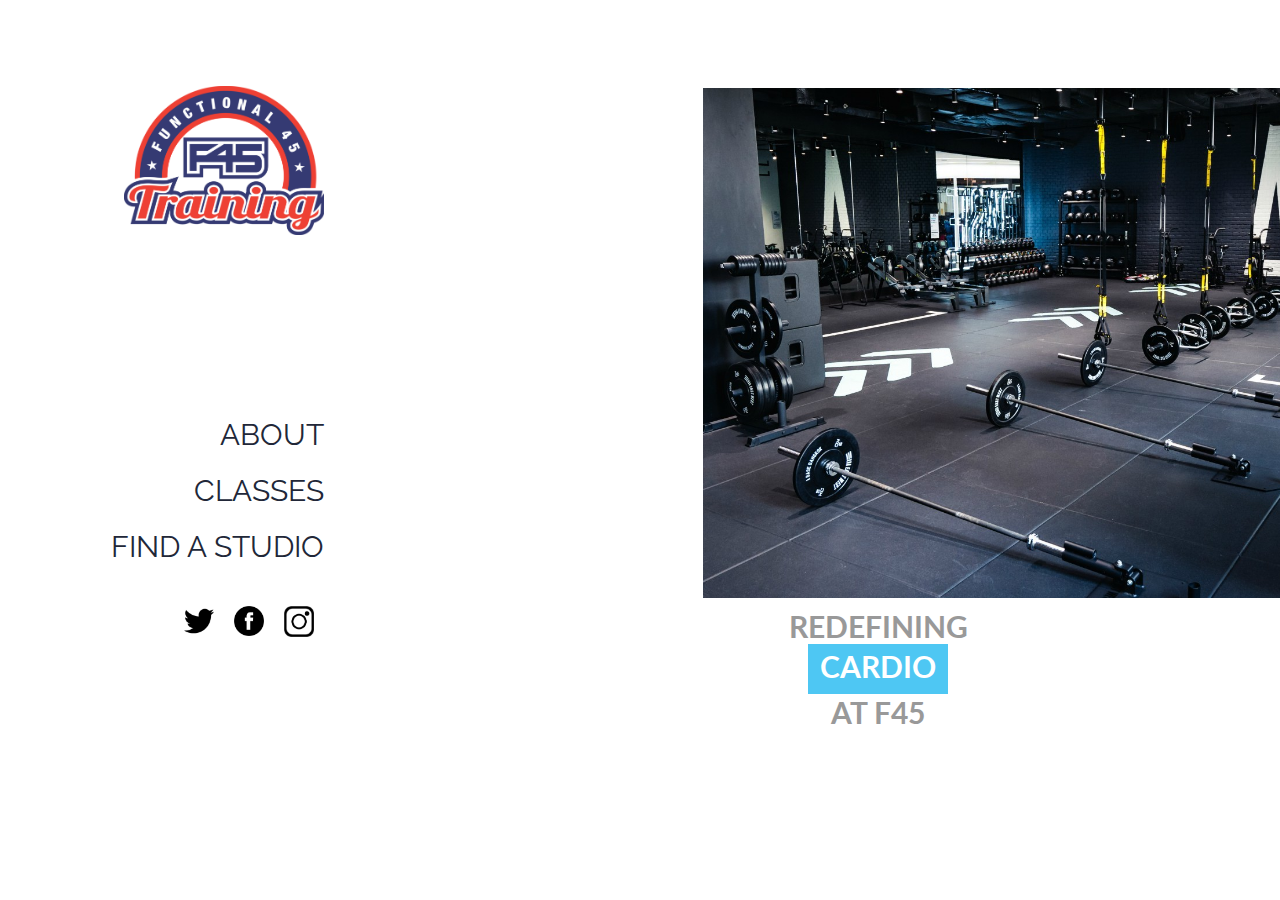
<file: index.html>
<!DOCTYPE html>

<html lang="en" xmlns="http://www.w3.org/1999/xhtml">
<head>
    <meta charset="utf-8" />
    <meta name="author" content="Nicanor" />
    <meta name="description" content="landing page" />
    <link rel="shortcut icon" href="images/f45logo.png" type="image/x-icon" />
    <link href="https://fonts.googleapis.com/css?family=Quicksand|Lato|Parisienne" rel="stylesheet">
    <link href="https://fonts.googleapis.com/css2?family=Raleway:wght@900&display=swap" rel="stylesheet">
    <link rel="stylesheet" type="text/css" href="index.css" />

    <title>F45</title>
</head>
<body>
  <table id='sidebar'>
    <tr>
      <td id='logo'>
        <a href="../html/index.html"><img src='images/f45logo.png'/></a>
      </td>
      <td rowspan="3" style="padding-left: 40%;">
        <div id="slideshow">
          <div class="slide-wrapper">
            <div class="slide"></div>
            <div class="slide"></div>
            <div class="slide"></div>
            <div class="slide"></div>
            <div class="slide"></div>
          </div>
        </div>
        <div id=text-switch>
          Redefining
          <div id=flip>
            <div><div> <a href="class.html">Cardio</a> </div></div>
            <div><div><a href="class.html">HIIT</a></div></div>
            <div><div><a href="class.html">Strength Training</a></div></div>
          </div>
          at F45
        </div>
      </td>

    </tr>

    <tr>
      <td id='main-nav'>
        <a class="nav-link" href="about.html">About</a> </br></br>
        <a class="nav-link" href="class.html">Classes</a> </br></br>
        <a class="nav-link" href="location.html">Find A Studio</a> </br>

        <div id='contact-logo'>
          <a href="https://www.instagram.com/f45_training/?hl=en"><img src='images/ig.png'/></a>
          <a href="https://www.facebook.com/F45FunctionalTraining/"><img src='images/fb.png'/></a>
          <a href="https://twitter.com/f45training?lang=en"><img src='images/twitter.png'/></a>
        </div>
      </td>

    </tr>




</body>
</html>
</file>
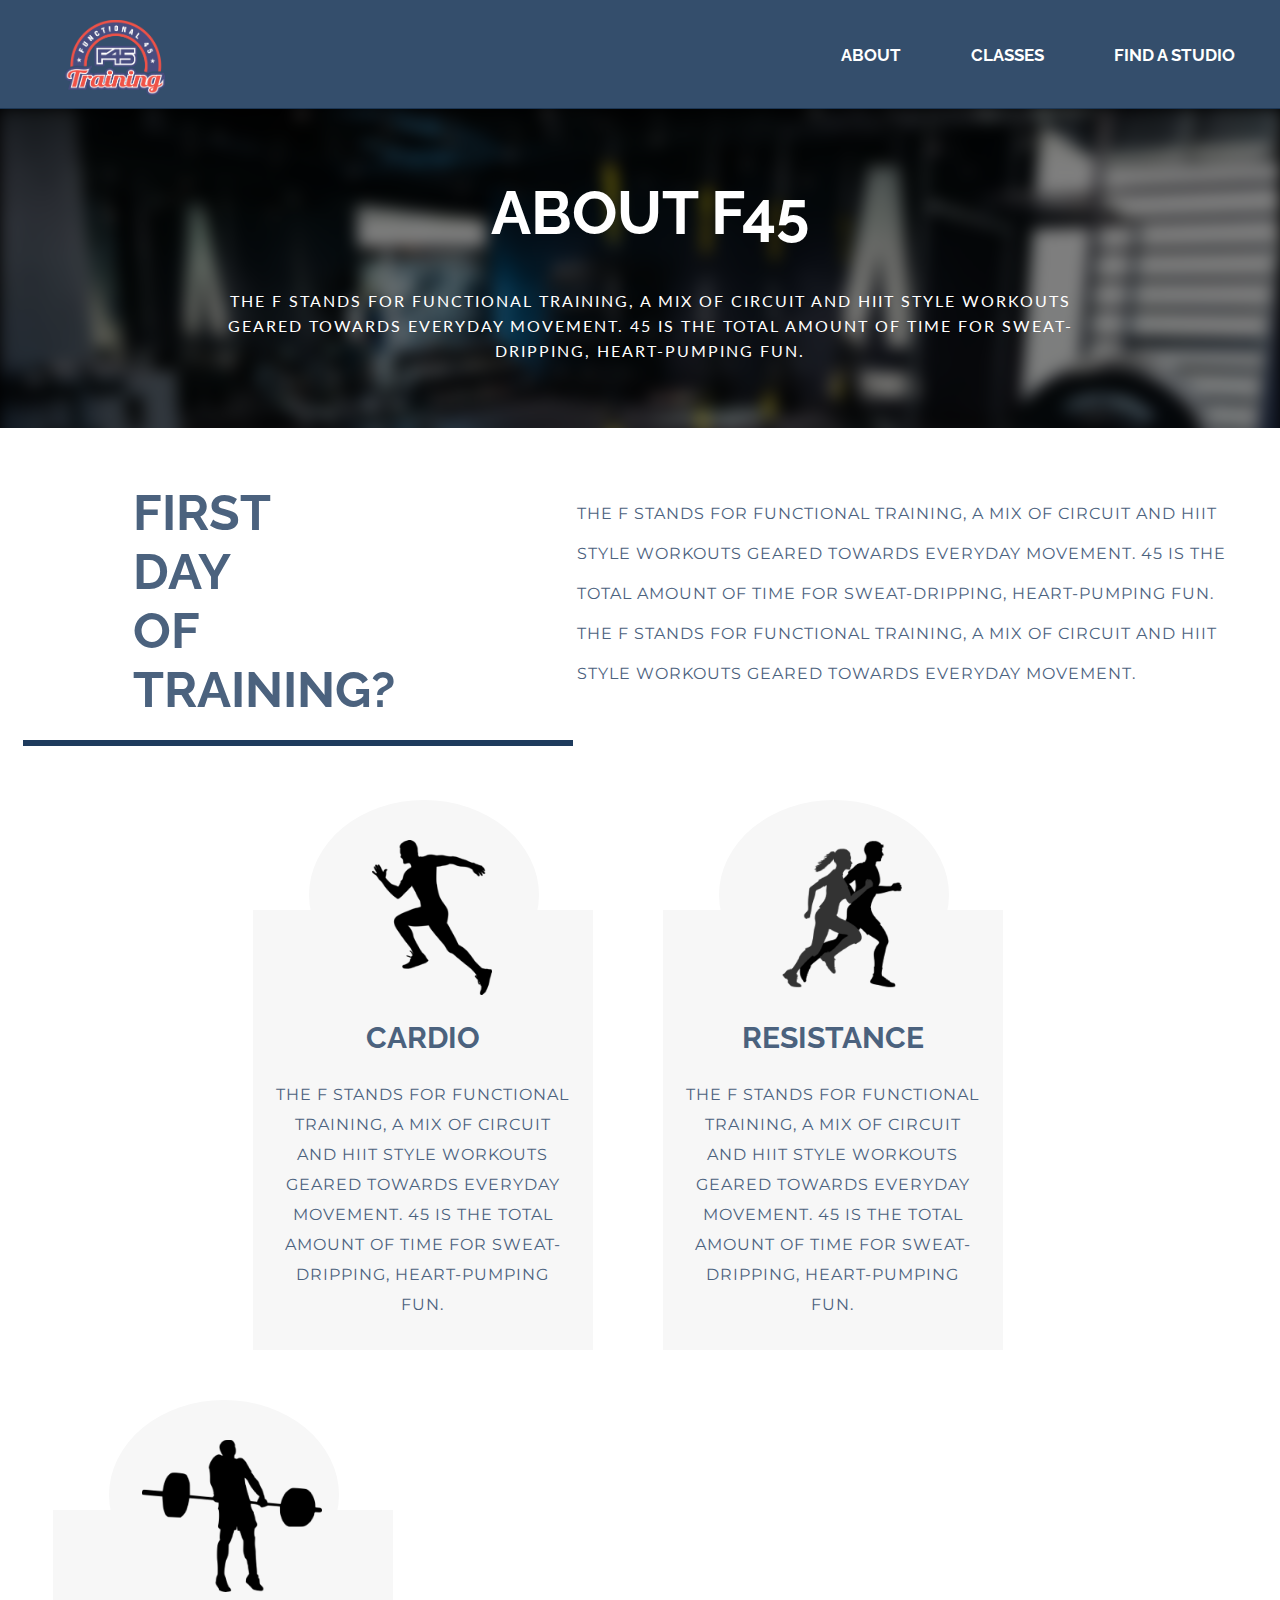
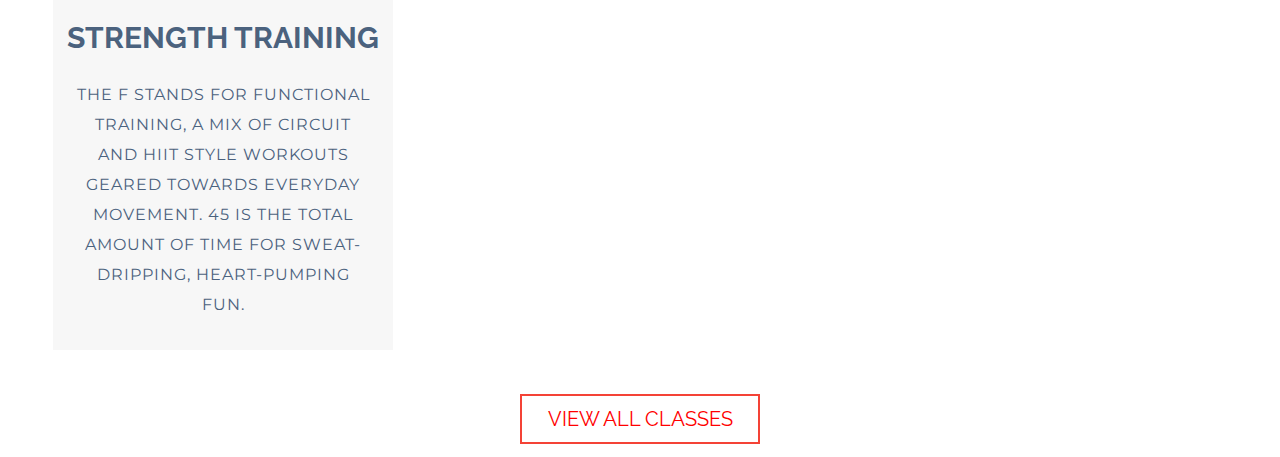
<file: about.html>
<!DOCTYPE html>

<html lang="en" xmlns="http://www.w3.org/1999/xhtml">
<head>
    <meta charset="utf-8" />
    <meta name="author" content="Nicanor" />
    <meta name="description" content="landing page" />
    <link rel="shortcut icon" href="images/f45logo.png" type="image/x-icon" />
    <link href="https://fonts.googleapis.com/css?family=Quicksand|Lato|Parisienne" rel="stylesheet">
    <link href="https://fonts.googleapis.com/css2?family=Raleway:wght@900&display=swap" rel="stylesheet">
    <link rel="preconnect" href="https://fonts.gstatic.com">
    <link href="https://fonts.googleapis.com/css2?family=Montserrat&display=swap" rel="stylesheet">
    <link rel="stylesheet" type="text/css" href="navbar.css" />
    <link rel="stylesheet" type="text/css" href="pages.css" />
    <title>F45</title>

</head>
<body>
  <!-- NAVBAR -->
  <div class="nav">
      <div class="logo">
          <a href="index.html"><img src='images/f45logo.png'/></a>
      </div>
      <ul>
        <li><a class="nav-link" href="about.html">About</a></li>
        <li><a class="nav-link" href="class.html">Classes</a></li>
        <li><a class="nav-link" href="location.html">Find A Studio</a></li>
      </ul>
  </div>

  <!-- IMAGE HEADER -->
  <div class="header-img">
    <div class="header-text">
      <h1>ABOUT F45</h1>
      <p>THE F STANDS FOR FUNCTIONAL TRAINING, A MIX OF CIRCUIT AND HIIT STYLE WORKOUTS GEARED TOWARDS EVERYDAY MOVEMENT. 45 IS THE TOTAL AMOUNT OF TIME FOR SWEAT-DRIPPING, HEART-PUMPING FUN.</p>
    </div>
    <img src="images/gym1.jpg" alt="">
  </div>


  <table id="about">
    <!-- SECTION 1: FIRST DAY OF TRAINING? -->
    <tr id="about-intro">
      <td colspan="2">
        <h2>FIRST </br>
            DAY </br>
            OF </br>
            TRAINING?
        </h2>
        <div id="about-rectangle">
        </div>
      </td>
      <td>
        <p>THE F STANDS FOR FUNCTIONAL TRAINING, A MIX OF CIRCUIT AND HIIT STYLE WORKOUTS GEARED TOWARDS EVERYDAY MOVEMENT. 45 IS THE TOTAL AMOUNT OF TIME FOR SWEAT-DRIPPING, HEART-PUMPING FUN. THE F STANDS FOR FUNCTIONAL TRAINING, A MIX OF CIRCUIT AND HIIT STYLE WORKOUTS GEARED TOWARDS EVERYDAY MOVEMENT.</p>
      </td>
    </tr>

    <!-- SECTION 2: CLASSES OVERVIEW -->
    <tr id="about-class">
      <!-- CARDIO -->
      <td colspan="3" >
        <div class="about-class-shape" style="  margin-left: 17%;">
          <div class="about-circle">
            <img src="images/about-cardio.png" alt="">
          </div>
          <div class="about-rectangle">
            <h2>CARDIO</h2>
            <p>THE F STANDS FOR FUNCTIONAL TRAINING, A MIX OF CIRCUIT AND HIIT STYLE WORKOUTS GEARED TOWARDS EVERYDAY MOVEMENT. 45 IS THE TOTAL AMOUNT OF TIME FOR SWEAT-DRIPPING, HEART-PUMPING FUN.</p>
          </div>
        </div>

        <!-- RESISTANCE -->
        <div class="about-class-shape">
          <div class="about-circle">
            <img src="images/about-resist.png" alt="">
          </div>
          <div class="about-rectangle">
            <h2>RESISTANCE</h2>
            <p>THE F STANDS FOR FUNCTIONAL TRAINING, A MIX OF CIRCUIT AND HIIT STYLE WORKOUTS GEARED TOWARDS EVERYDAY MOVEMENT. 45 IS THE TOTAL AMOUNT OF TIME FOR SWEAT-DRIPPING, HEART-PUMPING FUN.</p>
          </div>
        </div>

        <!-- STRENGTH TRAINING -->
        <div class="about-class-shape">
          <div class="about-circle">
            <img src="images/about-strength.png" style="width: 180px; margin-left: 33px;"alt="">
          </div>
          <div class="about-rectangle">
            <h2>STRENGTH TRAINING</h2>
            <p>THE F STANDS FOR FUNCTIONAL TRAINING, A MIX OF CIRCUIT AND HIIT STYLE WORKOUTS GEARED TOWARDS EVERYDAY MOVEMENT. 45 IS THE TOTAL AMOUNT OF TIME FOR SWEAT-DRIPPING, HEART-PUMPING FUN.</p>
          </div>
        </div>
      </td>
    </tr>

    <!-- SECTION 3: VIEW ALL CLASSES -->
    <tr>
      <td colspan="3" style="text-align: center;">
        <a href="class.html"><button type="button" name="view-classes">VIEW ALL CLASSES</button>
      </td>
    </tr>
  </table>



  <script type="text/javascript">
  $(window).scroll(function(){
            if($(this).scrollTop() > 10){
                $('.nav').addClass('sticky')
            } else{
                $('.nav').removeClass('sticky')
            }
        });
  </script>
</body>
</html>
</file>
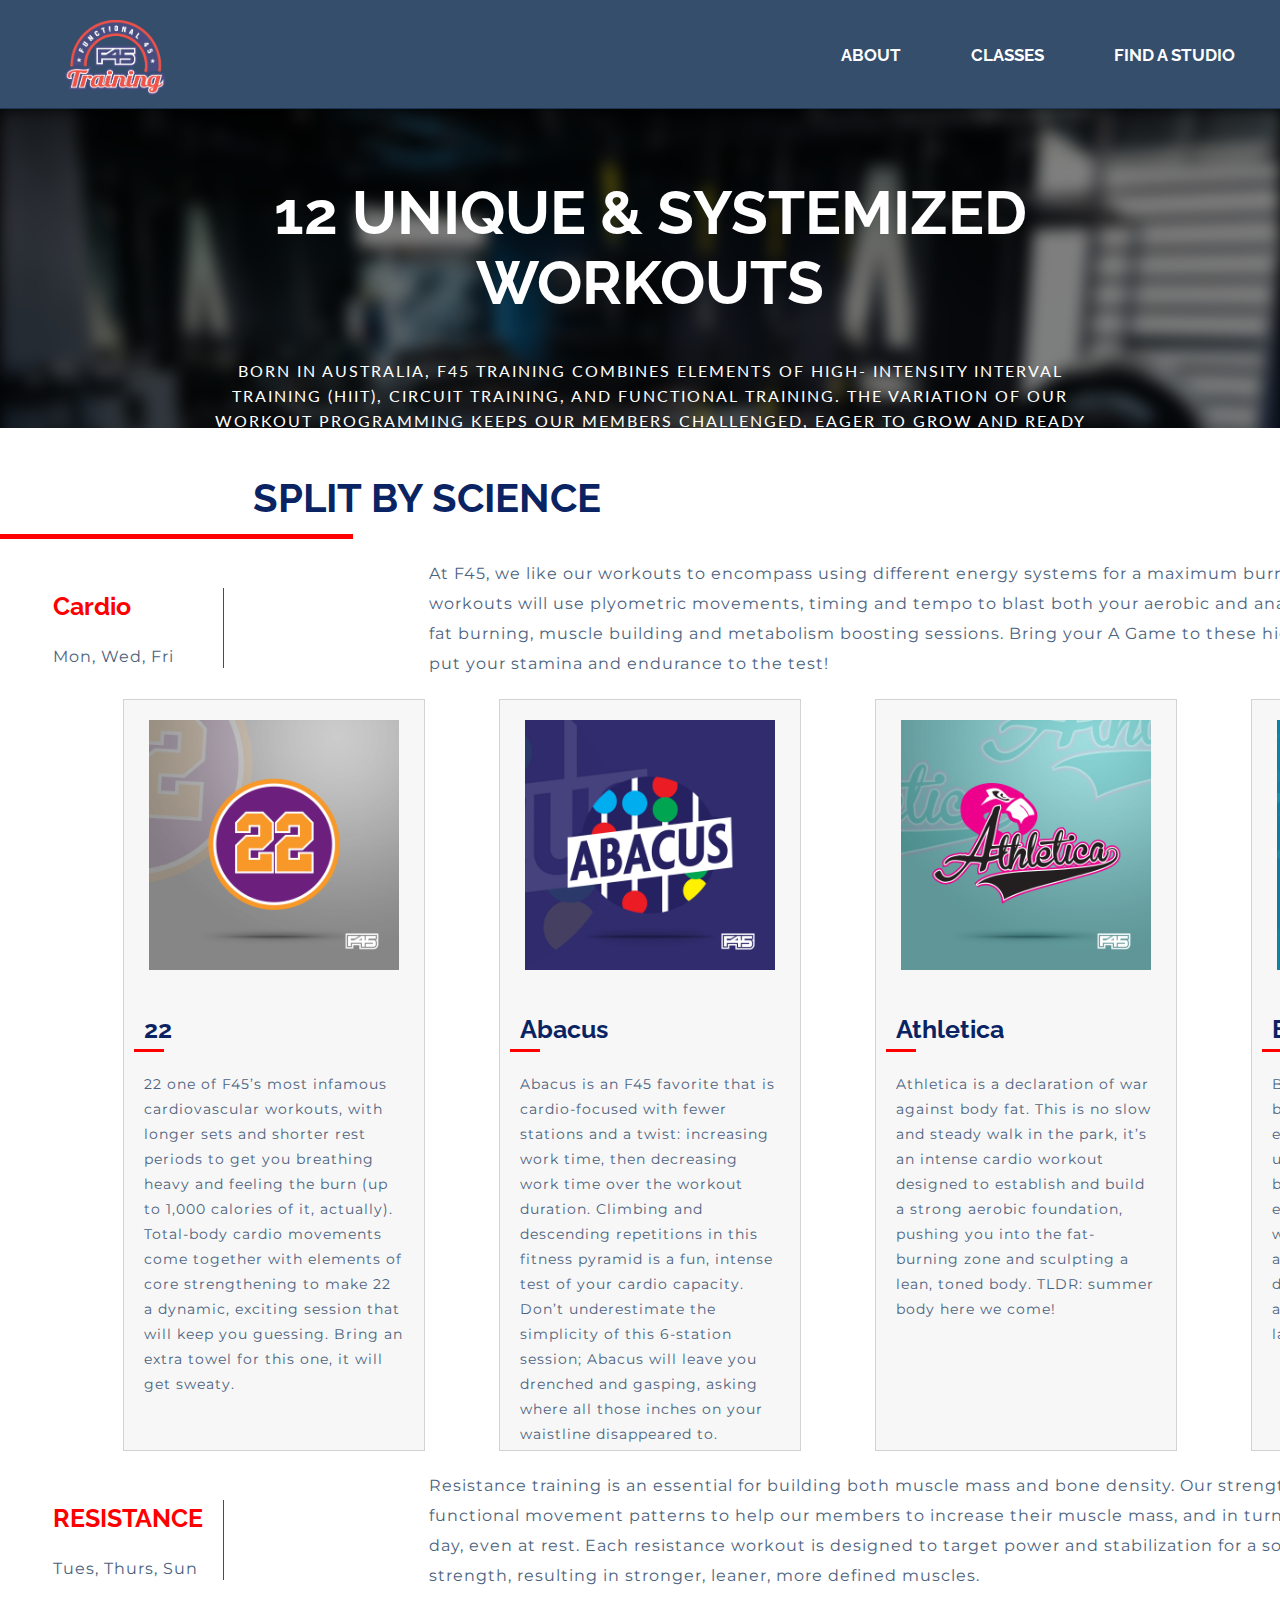
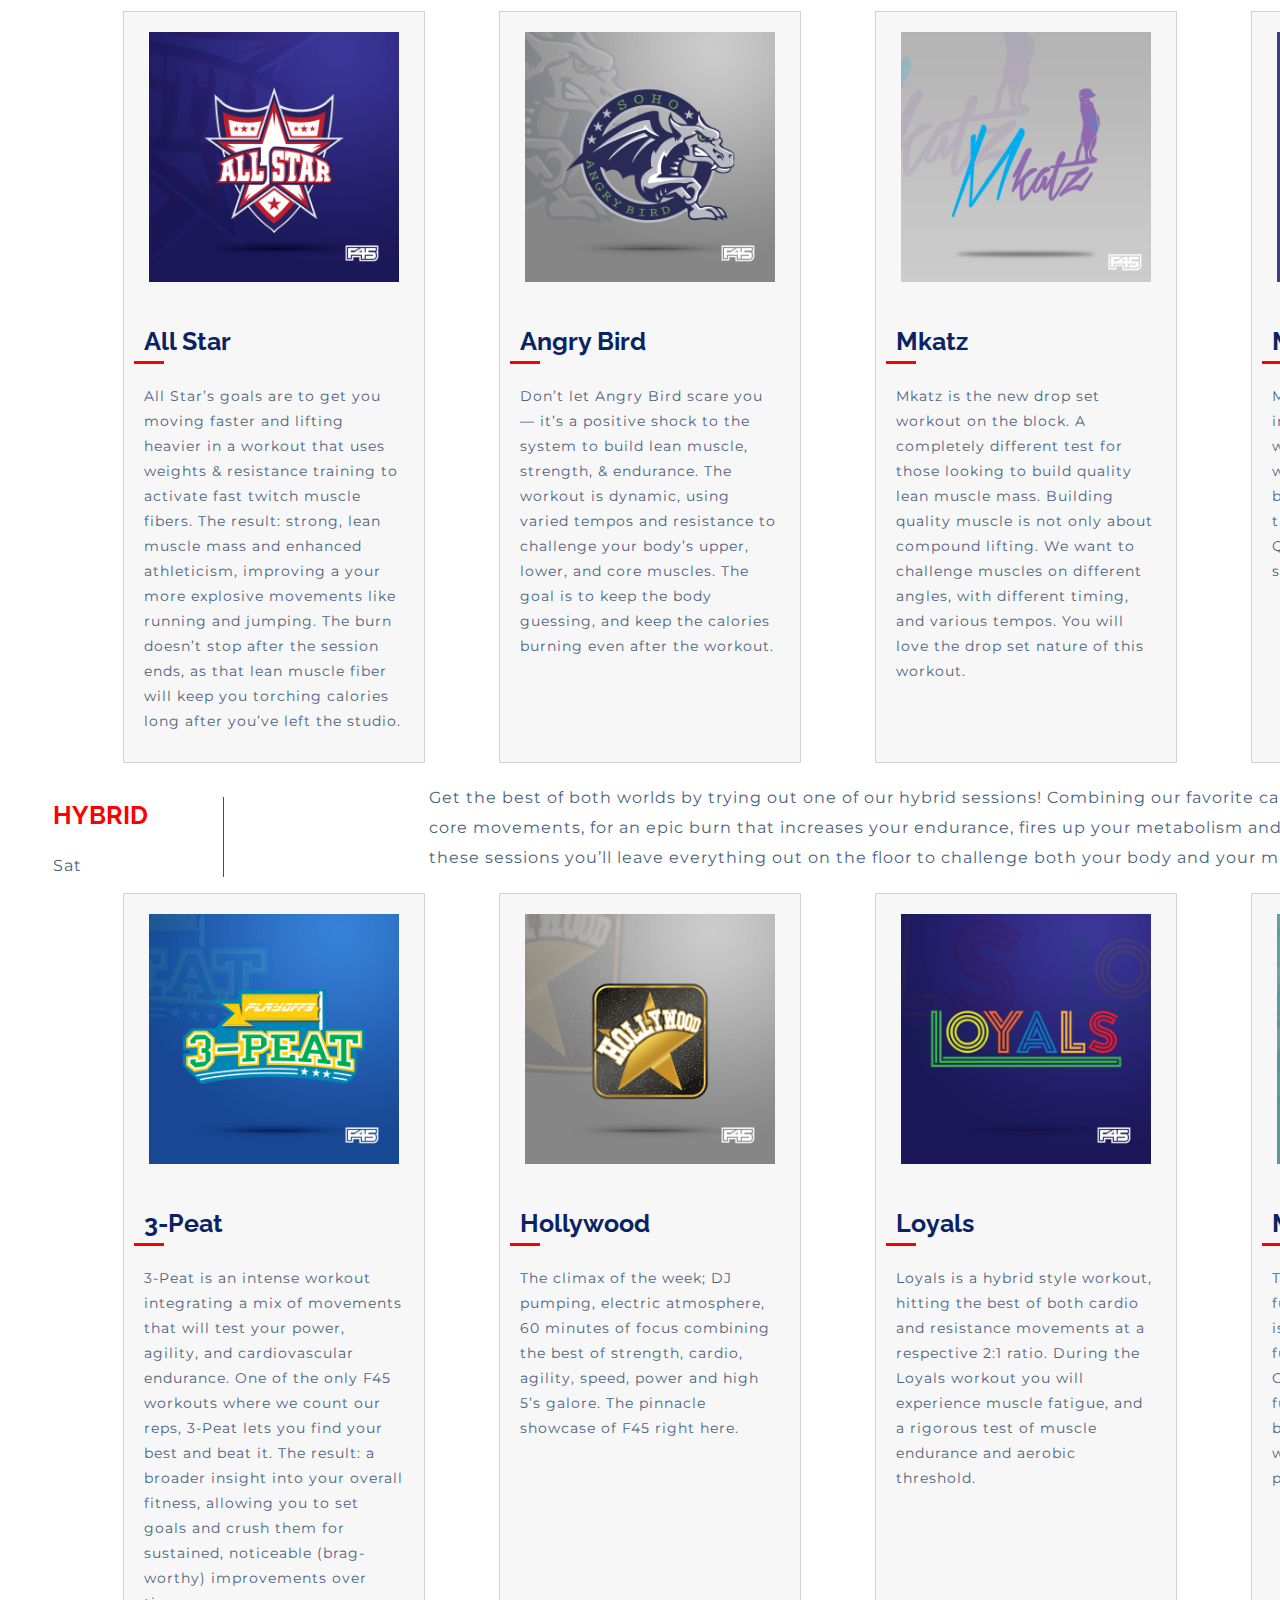
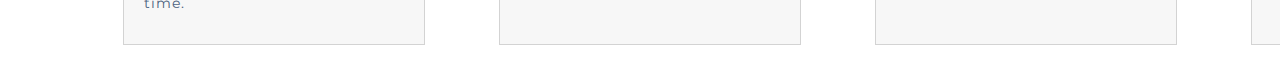
<file: class.html>
<!DOCTYPE html>

<html lang="en" xmlns="http://www.w3.org/1999/xhtml">
<head>
    <meta charset="utf-8" />
    <meta name="author" content="Nicanor" />
    <meta name="description" content="landing page" />
    <link rel="shortcut icon" href="images/f45logo.png" type="image/x-icon" />
    <link href="https://fonts.googleapis.com/css?family=Quicksand|Lato|Parisienne" rel="stylesheet">
    <link href="https://fonts.googleapis.com/css2?family=Raleway:wght@900&display=swap" rel="stylesheet">
    <link rel="preconnect" href="https://fonts.gstatic.com">
    <link href="https://fonts.googleapis.com/css2?family=Montserrat&display=swap" rel="stylesheet">
    <link rel="stylesheet" type="text/css" href="navbar.css" />
    <link rel="stylesheet" type="text/css" href="pages.css" />
    <title>F45</title>

</head>
<body>
  <!-- NAVBAR -->
  <div class="nav">
      <div class="logo">
          <a href="index.html"><img src='images/f45logo.png'/></a>
      </div>
      <ul>
          <li><a class="nav-link" href="about.html">About</a></li>
          <li><a class="nav-link" href="class.html">Classes</a></li>
          <li><a class="nav-link" href="location.html">Find A Studio</a></li>
      </ul>
  </div>

  <!-- IMAGE HEADER -->
  <div class="header-img">
    <div class="header-text">
      <h1>12 UNIQUE & SYSTEMIZED WORKOUTS</h1>
      <p>BORN IN AUSTRALIA, F45 TRAINING COMBINES ELEMENTS OF HIGH- INTENSITY INTERVAL TRAINING (HIIT), CIRCUIT TRAINING, AND FUNCTIONAL TRAINING. THE VARIATION OF OUR WORKOUT PROGRAMMING KEEPS OUR MEMBERS CHALLENGED, EAGER TO GROW AND READY TO HAVE FUN.</p>
    </div>
    <img src="images/gym1.jpg">
  </div>
<!--header-->
  <table id="class">
    <tr id="class-intro">
      <td colspan="2">
        <h2>SPLIT BY SCIENCE
        </h2>
        <div id="class-rectangle">
        </div>
      </td>
    </tr>
    <!--subheading-->
      <tr id="class-workout">
        <td>
          <h2>Cardio</h2>
          <p> Mon, Wed, Fri</p>
          <div id="class-border">
          </div>
        </td>
        <td colspan="3">
          <p>At F45, we like our workouts to encompass using different energy systems for a maximum burn.
          Our specially curated cardio workouts will use plyometric movements, timing and tempo to blast
          both your aerobic and anaerobic systems, resulting in fat burning, muscle building and metabolism
          boosting sessions. Bring your A Game to these high energy sessions and really put your stamina and endurance to the test!</p>
        </td>
    </tr>
    <!--cardio workouts-->
    <tr id="workouts">
      <!--row 1-->
      <td>
        <div class="workout-rectangle">
          <div class="workoutlogo">
            <img src="images/22.png" alt="22">
          </div>
        <h2>22</h2>
        <div id="workout-redline">
        </div>
          <p>22 one of F45’s most infamous cardiovascular workouts, with longer sets and shorter rest periods
          to get you breathing heavy and feeling the burn (up to 1,000 calories of it, actually). Total-body
          cardio movements come together with elements of core strengthening to make 22 a dynamic, exciting
          session that will keep you guessing. Bring an extra towel for this one, it will get sweaty.</p>
        </div>
      </td>
      <!--row 2-->
      <td>
        <div class="workout-rectangle">
          <div class="workoutlogo">
            <img src="images/abacus.jpg" alt="abacus">
          </div>
          <h2>Abacus</h2>
          <div id="workout-redline">
          </div>
          <div>
            <p>Abacus is an F45 favorite that is cardio-focused with fewer stations and a twist: increasing work time,
              then decreasing work time over the workout duration. Climbing and descending repetitions in this fitness
              pyramid is a fun, intense test of your cardio capacity. Don’t underestimate the simplicity of this 6-station
              session; Abacus will leave you drenched and gasping, asking where all those inches on your waistline disappeared to.</p>
          </div>
        </div>
      </td>

      <!--row 3-->
      <td>
        <div class="workout-rectangle">
          <div class="workoutlogo">
            <img src="images/athletica.png" alt="athletica">
          </div>
          <h2>Athletica</h2>
          <div id="workout-redline">
          </div>
          <div>
            <p>Athletica is a declaration of war against body fat. This is no slow and steady walk in the park,
                it’s an intense cardio workout designed to establish and build a strong aerobic foundation, pushing
                you into the fat-burning zone and sculpting a lean, toned body. TLDR: summer body here we come!</p>
          </div>
        </div>
      </td>


        <!--row 4-->
      <td>
        <div class="workout-rectangle">
          <div class="workoutlogo">
            <img src="images/bears.png" alt="bears">
            </div>
            <h2>Bears</h2>
            <div id="workout-redline">
            </div>
            <p>Bears is a staple F45 cardio-based session that relies on explosive, plyometric training using
              little more than your own body weight as resistance. This emphasis on power and stability with
              longer work periods packs a powerful cardio punch, so don’t be surprised if your arms and legs
              are still shaking hours later.</p>
            </div>
          </div>
      </td>
    </tr>
    <!--subheading-->
      <tr id="class-workout">
        <td>
          <h2>RESISTANCE</h2>
          <p> Tues, Thurs, Sun</p>
          <div id="class-border">
          </div>
        </td>
        <td colspan="3">
          <p>Resistance training is an essential for building both muscle mass and bone density. Our strength
            training sessions use functional movement patterns to help our members to increase their muscle
            mass, and in turn, burn more calories every day, even at rest. Each resistance workout is designed
            to target power and stabilization for a solid base of functional strength, resulting in stronger,
            leaner, more defined muscles.</p>
        </td>
    </tr>
    <!--resistance workout-->
    <tr id="workouts">
      <!--row 1-->
      <td>
        <div class="workout-rectangle">
          <div class="workoutlogo">
            <img src="images/allstars.png" alt="allstars">
          </div>
        <h2>All Star</h2>
        <div id="workout-redline">
        </div>
          <p>All Star’s goals are to get you moving faster and lifting heavier in a workout that uses weights &
            resistance training to activate fast twitch muscle fibers.  The result: strong, lean muscle mass and
            enhanced athleticism, improving a your more explosive movements like running and jumping. The burn
            doesn’t stop after the session ends, as that lean muscle fiber will keep you torching calories long
            after you’ve left the studio.</p>
        </div>
      </td>
      <!--row 2-->
      <td>
        <div class="workout-rectangle">
          <div class="workoutlogo">
            <img src="images/angrybird.png" alt="angrybird">
          </div>
          <h2>Angry Bird</h2>
          <div id="workout-redline">
          </div>
          <div>
            <p>Don’t let Angry Bird scare you — it’s a positive shock to the system to build lean muscle, strength, &
              endurance. The workout is dynamic, using varied tempos and resistance to challenge your body’s upper, lower,
              and core muscles. The goal is to keep the body guessing, and keep the calories burning even after the workout.
            </p>
          </div>
        </div>
      </td>
      <!--row 3-->
      <td>
        <div class="workout-rectangle">
          <div class="workoutlogo">
            <img src="images/mkatz.jpg" alt="mkatz">
          </div>
          <h2>Mkatz</h2>
          <div id="workout-redline">
          </div>
          <div>
            <p>Mkatz is the new drop set workout on the block. A completely different test for those looking to build quality
              lean muscle mass. Building quality muscle is not only about compound lifting. We want to challenge muscles
              on different angles, with different timing, and various tempos. You will love the drop set nature of this workout.
            </p>
          </div>
        </div>
      </td>
      <!--row 4-->
      <td>
        <div class="workout-rectangle">
          <div class="workoutlogo">
            <img src="images/moonhopper.png" alt="moonhopper">
          </div>
          <h2>Moon Hopper</h2>
          <div id="workout-redline">
          </div>
          <div>
            <p>Moon Hopper is the latest, insane 18-station resistance workout created by F45.
              This workout will test the mind, the body and have you bewildered throughout the intense circuit.
              Quite simply, you just cannot settle into this workout.
            </p>
          </div>
        </div>
      </td>
    </tr>
    <!--subheading-->
      <tr id="class-workout">
        <td>
          <h2>HYBRID</h2>
          <p> Sat</p>
          <div id="class-border">
          </div>
        </td>
        <td colspan="3">
          <p>Get the best of both worlds by trying out one of our hybrid sessions! Combining our favorite cardio, resistance,
            agility and core movements, for an epic burn that increases your endurance, fires up your metabolism and improves
            your strength. In these sessions you’ll leave everything out on the floor to challenge both your body and your mind.
          </p>
        </td>
    </tr>
    <!--hybird workout-->
    <tr id="workouts">
      <!--row 1-->
      <td>
        <div class="workout-rectangle">
          <div class="workoutlogo">
            <img src="images/3peat.png" alt="3-Peat">
          </div>
        <h2>3-Peat</h2>
        <div id="workout-redline">
        </div>
          <p>3-Peat is an intense workout integrating a mix of movements that will test your power, agility, and cardiovascular
            endurance. One of the only F45 workouts where we count our reps, 3-Peat lets you find your best and beat it.
            The result: a broader insight into your overall fitness, allowing you to set goals and crush them for sustained,
            noticeable (brag-worthy) improvements over time.</p>
        </div>
      </td>
      <!--row 2-->
      <td>
        <div class="workout-rectangle">
          <div class="workoutlogo">
            <img src="images/hollywood.png" alt="Hollywood">
          </div>
        <h2>Hollywood</h2>
        <div id="workout-redline">
        </div>
          <p>The climax of the week; DJ pumping, electric atmosphere, 60 minutes of focus combining the best of strength,
            cardio, agility, speed, power and high 5’s galore. The pinnacle showcase of F45 right here.</p>
        </div>
      </td>
      <!--row 3-->
      <td>
        <div class="workout-rectangle">
          <div class="workoutlogo">
            <img src="images/loyals.png" alt="Loyals">
          </div>
        <h2>Loyals</h2>
        <div id="workout-redline">
        </div>
          <p>Loyals is a hybrid style workout, hitting the best of both cardio and resistance movements at a respective 2:1 ratio.
            During the Loyals workout you will experience muscle fatigue, and a rigorous test of muscle endurance and aerobic
            threshold.</p>
        </div>
      </td>
      <!--row 4-->
      <td>
        <div class="workout-rectangle">
          <div class="workoutlogo">
            <img src="images/miaminights.png" alt="Miami Nights">
          </div>
          <h2>Miami Nights</h2>
          <div id="workout-redline">
          </div>
          <div>
            <p>The focus of this highly functional hybrid style workout is to unleash the inner functional athlete in you.
              Combining functional cardio, functional resistance and bodyweight training, this workout will test all participants.
            </p>
          </div>
        </div>
      </td>
    </tr>
</table>
</body>
</html>
</file>
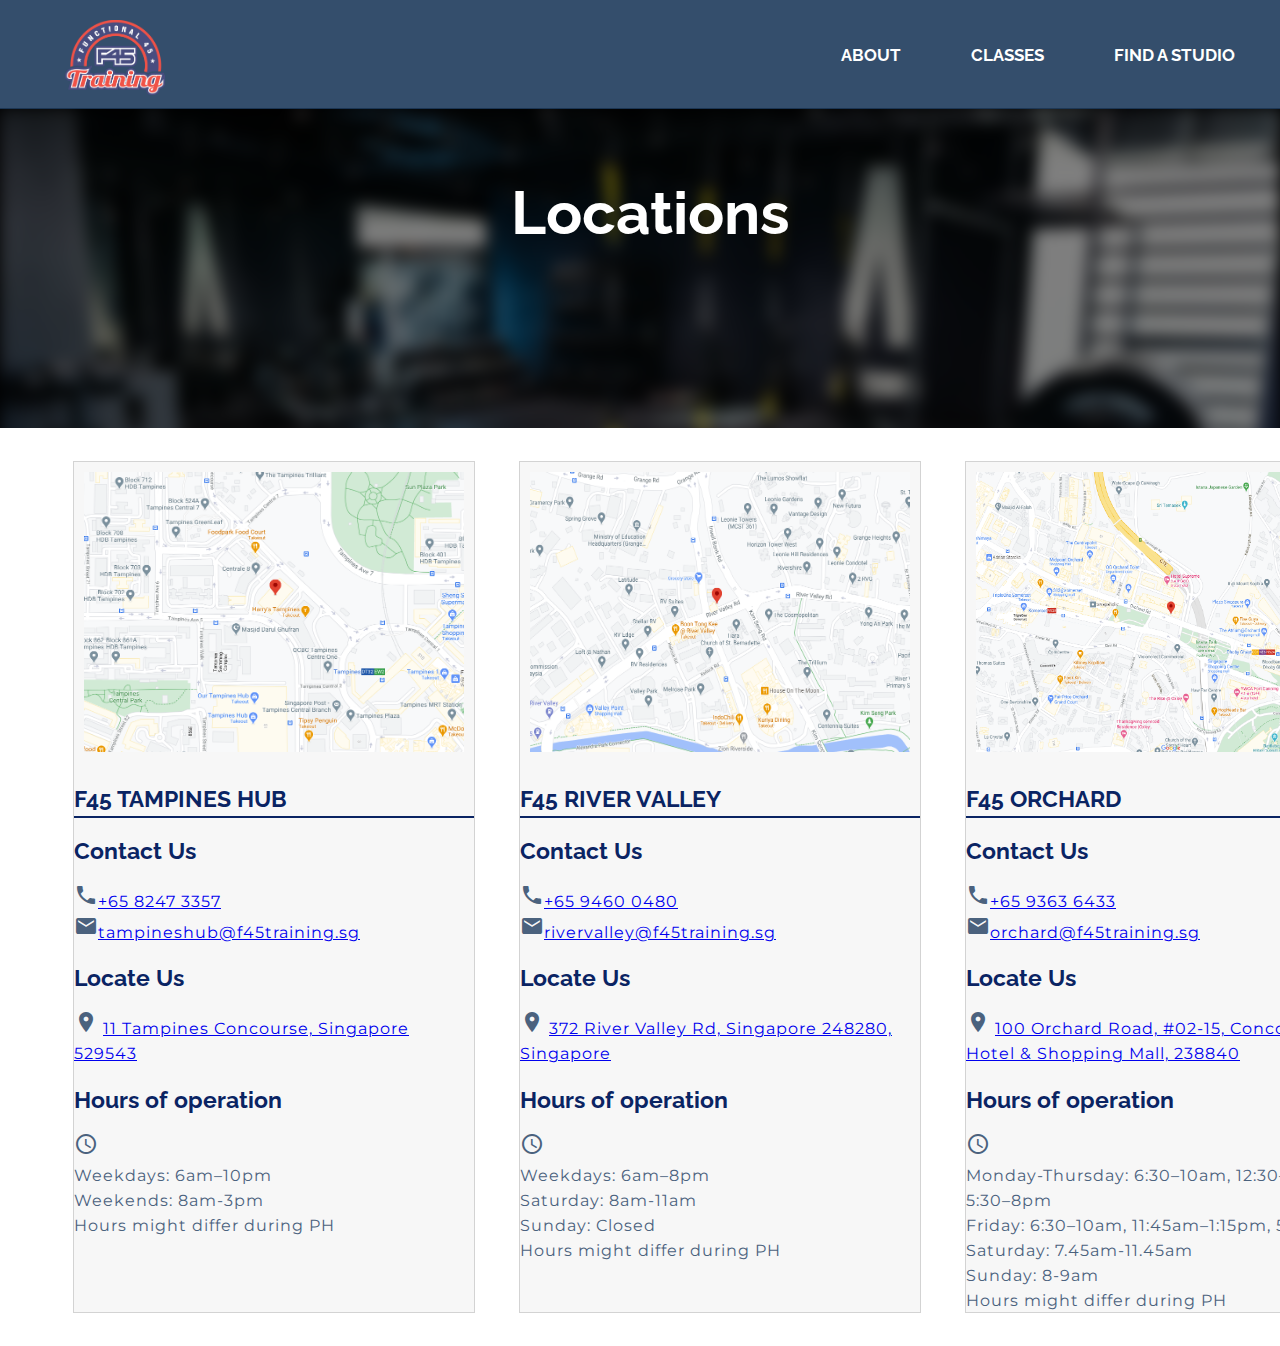
<file: location.html>
<!DOCTYPE html>

<html lang="en" xmlns="http://www.w3.org/1999/xhtml">
<head>
    <meta charset="utf-8" />
    <meta name="author" content="Nicanor" />
    <meta name="description" content="landing page" />
    <link rel="shortcut icon" href="images/f45logo.png" type="image/x-icon" />
    <link href="https://fonts.googleapis.com/css?family=Quicksand|Lato|Parisienne" rel="stylesheet">
    <link href="https://fonts.googleapis.com/css2?family=Raleway:wght@900&display=swap" rel="stylesheet">
    <link rel="preconnect" href="https://fonts.gstatic.com">
    <link href="https://fonts.googleapis.com/css2?family=Montserrat&display=swap" rel="stylesheet">
    <link rel="stylesheet" type="text/css" href="navbar.css" />
    <link rel="stylesheet" type="text/css" href="pages.css" />
    <link rel="stylesheet" href="https://fonts.googleapis.com/icon?family=Material+Icons">
    <link rel="shortcut icon" href="favicon.ico" type="image/x-icon">
    <title>F45</title>

</head>
<body>
  <!-- NAVBAR -->
  <div class="nav">
      <div class="logo">
          <a href="index.html"><img src='images/f45logo.png'/></a>
      </div>
      <ul>
          <li><a class="nav-link" href="about.html">About</a></li>
          <li><a class="nav-link" href="class.html">Classes</a></li>
          <li><a class="nav-link" href="location.html">Find A Studio</a></li>
      </ul>
  </div>

  <!-- IMAGE HEADER -->
  <div class="header-img">
    <div class="header-text">
      <h1>Locations</h1>

    </div>
    <img src="images/gym1.jpg" alt="">
  </div>

  <!--locations-->
  <table id="loc-table">
    <tr id="location">
      <!--row 1-->
      <td>
        <div class="location-rectangle">
          <div class="location img">
            <a href="https://www.google.com/maps/place/F45+Training+Tampines+Hub/@1.356359,103.9387673,17z/data=!3m1!4b1!4m5!3m4!1s0x31da3dbd2594d06b:0x40ac2531f476740!8m2!3d1.356359!4d103.940956"
            target="_blank"><img src="images/location1.png" alt="f45 tampineshub"></a>
          </div>
        <h2>F45 TAMPINES HUB</h2>
        <div id="locationline"></div>
        <h2>Contact Us</h2>
        <p><i class="material-icons">phone</i><a href="tel:+65 8247 3357">+65 8247 3357</a><br>

          <i class="material-icons">mail</i><a href="mailto:tampineshub@f45training.sg">tampineshub@f45training.sg</a></p>

          <h2>Locate Us</h2>

          <p><i class="material-icons">location_on</i>
          <a href="https://www.google.com/maps/place/1.3563357,103.94089830000007" target="_blank">11 Tampines Concourse, Singapore 529543</a></p>

          <h2>Hours of operation</h2>

          <p><i class="material-icons">schedule</i><br>
          Weekdays:	6am–10pm<br>
          Weekends: 8am-3pm<br>
          Hours might differ during PH</p>
        </div>
      </td>

    <!--row 2-->
  <td>
  <div class="location-rectangle">
    <div class="location img">
      <a href="https://www.google.com/maps?q=f45+river+valley&rlz=1C1CHBF_enSG858SG858&um=1&ie=UTF-8&sa=X&ved=2ahUKEwiLmtuxlOLuAhXFheYKHWCkCKgQ_AUoAXoECBUQAw"
      target="_blank"><img src="images/location2.png" alt="f45 rivervalley"></a>
  </div>
  <h2>F45 RIVER VALLEY</h2>
  <div id="locationline"></div>
  <h2>Contact Us</h2>
  <p><i class="material-icons">phone</i><a href="tel:+65 9460 0480">+65 9460 0480</a><br>
    <i class="material-icons">mail</i><a href="mailto:rivervalley@f45training.sg">rivervalley@f45training.sg</a></p>
    <h2>Locate Us</h2>
    <p><i class="material-icons">location_on</i>
  <a href="https://www.google.com/maps/place/1.2959704,103.8305849" target="_blank">372 River Valley Rd, Singapore 248280, Singapore</a></p>
    <h2>Hours of operation</h2>
    <p><i class="material-icons">schedule</i><br>
    Weekdays:	6am–8pm<br>
    Saturday: 8am-11am<br>
    Sunday: Closed<br>
    Hours might differ during PH</p>
  </div>
  </div>
  </td>

  <!--row 3-->
  <td>
  <div class="location-rectangle">
  <div class="location img">
  <a href="https://www.google.com/maps?q=f45+orchard&rlz=1C1CHBF_enSG858SG858&um=1&ie=UTF-8&sa=X&ved=2ahUKEwjvvO3NlOLuAhVV73MBHYWZC_QQ_AUoAXoECBUQAw"
      target="_blank"><img src="images/location3.png" alt="f45 orchard"></a>
  </div>
  <h2>F45 ORCHARD</h2>
  <div id="locationline"></div>
  <h2>Contact Us</h2>
  <p><i class="material-icons">phone</i><a href="tel:+65 9363 6433">+65 9363 6433</a><br>
  <i class="material-icons">mail</i><a href="mailto:orchard@f45training.sg">orchard@f45training.sg</a></p>
  <h2>Locate Us</h2>
  <p><i class="material-icons">location_on</i>
  <a href="https://www.google.com/maps/place/1.3003388680048689,103.84257961660228" target="_blank">100 Orchard Road, #02-15, Concorde Hotel &amp; Shopping Mall, 238840</a></p>
  <h2>Hours of operation</h2>
  <p><i class="material-icons">schedule</i><br>
  Monday-Thursday:	6:30–10am, 12:30–1:15pm, 5:30–8pm<br>
  Friday: 6:30–10am, 11:45am–1:15pm, 5:30–7pm<br>
  Saturday: 7.45am-11.45am<br>
  Sunday: 8-9am<br>
  Hours might differ during PH</p>
  </div>
  </div>
  </td>

    <!--row 4-->
    <td>
    <div class="location-rectangle">
    <div class="location img">
    <a href="https://www.google.com/maps?q=f45+bukit+batok&rlz=1C1CHBF_enSG858SG858&um=1&ie=UTF-8&sa=X&ved=2ahUKEwiSnZ6On-LuAhUy83MBHUzHBLAQ_AUoAXoECBUQAw"
        target="_blank"><img src="images/location4.png" alt="F45 BUKIT"></a>
    </div>
    <h2>F45 BUKIT BATOK CENTRAL</h2>
    <div id="locationline"></div>
    <h2>Contact Us</h2>
    <p><i class="material-icons">phone</i><a href="tel:+65 8908 0704">+65 8908 0704</a><br>
    <i class="material-icons">mail</i><a href="mailto:bukitbatokcentral@f45training.sg">bukitbatokcentral@f45training.sg</a></p>
    <h2>Locate Us</h2>
    <p><i class="material-icons">location_on</i>
    <a href="https://www.google.com/maps/place/1.3439082,103.7533573" target="_blank">2 Bukit Batok Street 23, #01-03 Singapore 659554</a></p>
    <h2>Hours of operation</h2>
    <p><i class="material-icons">schedule</i><br>
    Weekdays:	6:15–9am, 11:15am–1pm, 5:30–9:15pm<br>
    Saturday: 8am–3:15pm<br>
    Sunday: 	8am–1:45pm<br>
    Hours might differ during PH</p>
    </div>
    </div>
    </td>
  </tr>
  </table>
</body>
</html>
</file>
<file: index.css>
body{
  width: 100%;
  font-family: 'Lato';
}

footer{
  font-family: 'Lato';
  text-align: center;
  font-size: 10px;
  opacity: 0.3;
  margin-top: 30px;
}



/* HOME ANIMATION */
#slideshow {
  overflow: hidden;
  height: 510px;
  width: 728px;
  margin: 0 auto;
  margin-top: 60px;

}

.slide-wrapper {
  width: 2912px;
  -webkit-animation: slide 18s ease infinite;

}

.slide {
  float: left;
  height: 510px;
  width: 728px;
}

.slide:nth-child(1) {
  background-image: url("images/gym1.jpg");
  background-size: cover;
}

.slide:nth-child(2) {
  background-image: url("images/gym2.jpg");
  background-size: cover;
}

.slide:nth-child(3) {
  bbackground-image: url("images/gym3.jpg");
  background-size: cover;
}

.slide:nth-child(4) {
  background-image: url("images/gym4.jpg");
  background-size: cover;

}

.slide-number {
  color: #000;
  text-align: center;
  font-size: 10em;
}

@-webkit-keyframes slide {
  20% {margin-left: 0px;}
  30% {margin-left: -728px;}
  50% {margin-left: -728px;}
  60% {margin-left: -1456px;}
  70% {margin-left: -1456px;}
  80% {margin-left: -2184px;}
  90% {margin-left: -2184px;}
}


/*********/

#text-switch {
  color:#999;
  text-transform: uppercase;
  font-size:30px;
  font-weight:bold;
  text-align: center;
  margin-top: 10px;
}

#flip {
  height:50px;
  overflow:hidden;
}

#flip > div > div {
  color:#fff;
  padding:4px 12px;
  height:45px;
  margin-bottom:45px;
  display:inline-block;
}

#flip div:first-child {
  animation: show 5s linear infinite;
}

#flip div div {
  background:#42c58a;
}
#flip div:first-child div {
  background:#4ec7f3;
}
#flip div:last-child div {
  background:#DC143C;
}

@keyframes show {
  0% {margin-top:-270px;}
  5% {margin-top:-180px;}
  33% {margin-top:-180px;}
  38% {margin-top:-90px;}
  66% {margin-top:-90px;}
  71% {margin-top:0px;}
  99.99% {margin-top:0px;}
  100% {margin-top:-270px;}
}


/****************/


#email{
  color: black;
  font-style: italic;
}

table{
  margin-left: 8%;
  padding: 0;
}

#logo{
  border: 0px;
}

td{
  padding-bottom: 20px;
  padding-top: 20px;
}

table, td{
  /*border-bottom: 1px solid #efdee1;*/
  border-collapse: collapse;
}

#main-nav a{
  /* border-bottom: 1px solid #efdee1; */
  color: #212738;
}

img{
  width: 200px;
  float: right;
}

#main-nav{
  text-align: right;
  text-decoration: none;
}

#main-nav a{
  font-size: 30px;
  font-family: 'Raleway', sans-serif;
}
td a, p{
  text-decoration: none;
  text-transform: uppercase;
  color: white;
}

#contact p, #contact div{
  font-size: 10px;
  color: black;
  text-align: right;
}
#contact-logo{
  text-align: right;
  margin-top: 30px;
  /* border-bottom: 1px solid #efdee1; */
}

#contact-logo img{
  width: 30px;
  margin: 10px;
}

#contact-details{
  border-bottom: 1px solid #efdee1;
}

/*animate nav bar link*/
.nav-link {
    display: inline-block;
    color: #212738;
    text-decoration: none;
}

.nav-link::after {
    content: '';
    display: block;
    width: 0;
    height: 2px;
    background: #212738;
    transition: width .3s;
}

.nav-link:hover::after {
    width: 100%;
    //transition: width .3s;
}





/*NOT ONPAGE*/

.notonpage{
  color: #efc2ca;
  opacity: 0.3;

}
</file>
<file: navbar.css>
body{
  width: 100%;
  margin: 0;
  padding: 0;
  font-family: 'Lato';
}

footer{
  font-family: 'Lato';
  text-align: center;
  font-size: 10px;
  opacity: 0.3;
  margin-top: 30px;
}

.sticky{
    position: fixed;
    top: 0;
    left: 0;
    width: 100%;
}

section{
    height: 300px;
}


.nav{
    background: #1E3B5D;
    color: #FFF;
    display: flex;
    width: 100%;
    font-family: 'Raleway', sans-serif;
    font-size: 17px;
    z-index: 99999;
    position: fixed;
    top: 0;
    width: 100%; /* Full width */
    opacity: 0.9;
}
.nav .logo{
    padding: 20px;
    margin-left: 45px;
}

.nav img{
  width: 100px;
  margin-bottom: -10px;
}
.nav .logo a{
    color: #FFF;
    text-decoration: none;
}
.nav ul{
    display: flex;
    width: 37%;
    margin-left: auto;
}

ul li{
    padding: 28px 35px 0 35px;
    list-style: none;
    /* padding-top: 25px; */

}
ul li a{
    color: #FFF;
    display: block;
    text-decoration: none;
    text-transform: uppercase;
    font-weight: bold;
}

/*animate nav bar link*/

.nav-link::after {
    content: '';
    display: block;
    width: 0;
    height: 2px;
    background: white;
    transition: width .3s;
}

.nav-link:hover::after {
    width: 100%;
    //transition: width .3s;
}
</file>
<file: pages.css>
.header-img {
    position: relative;
    overflow: hidden;
    height: 320px;
    color: white;
    background-color: black;
    margin-top: 108px;
}

.header-img img {
    position: absolute;
    left: 0;
    top: 0;
    width: 100%;
    height: auto;
    opacity: 0.5;
    filter: blur(8px);
    -webkit-filter: blur(8px);
}

.header-text{
    padding: 100px;
    position: relative;
    z-index: 2;
    width: 70%;
    left: 8%;
}

.header-text h1{
  text-align: center;
  margin-top: -30px;
  font-family: 'Raleway', sans-serif;
  font-size: 60px;
}

.header-text p{
  font-family: 'Lato';
  text-align: center;
  line-height: 25px;
  letter-spacing: 2px;

}

/********************* ABOUT F45 **********************/
#about{
  margin: 10px 50px 10px 50px;
  color: #4B627E;
  font-family: 'Montserrat', sans-serif;
}

#about-intro p{
  letter-spacing: 1px;
  line-height: 40px;
}
#about-intro h2{
  font-size: 50px;
  font-family: 'Raleway', sans-serif;
  margin-left: 80px;
}
#about-rectangle{
  width: 550px;
  height: 6px;
  background: #1E3B5D;
  margin-top: -20px;
  margin-left: -30px;
}


/***** CLASSES OVERVIEW *****/

.about-class-shape{
  margin-top: 50px;
  float: left;
  margin-right: 70px;
}

.about-circle{
  width: 230px;
  height: 190px;
  background: #F7F7F7;
  border-radius: 50%;
  margin-bottom: -105px;
  margin-left: 56px;
}

.about-circle img{
  width: 120px;
  margin: 40px 63px;
}

.about-rectangle{
  width: 340px;
  height: 440px;
  background: #F7F7F7;
}

.about-rectangle h2{
  font-family: 'Raleway', sans-serif;
  padding-top: 110px;
  text-align: center;
  font-size: 30px;
}

.about-rectangle p{
  text-align: center;
  margin: 20px;
  letter-spacing: 1px;
  line-height: 30px;
}

#about button{
  background-color: white;
  color: red;
  border: 2px solid #f44336;
  transition-duration: 0.4s;
  width: 240px;
  height: 50px;
  font-family: 'Raleway', sans-serif;
  font-size: 20px;
  margin-top: 40px;
}

#about button:hover{
  background-color: #f44336;
  border-radius: 12px;
  color: white;
  cursor: pointer;
}

/********************* CLASSES **********************/
#class{
  margin: 10px 50px 10px 50px;
  color: #0A2463;
  font-family: 'Montserrat', sans-serif;
}
#class-intro > td{
  width: 50%;
}

#class-intro p{
  letter-spacing: 1px;
  line-height: 30px;
}
#class-intro h2{
  font-size: 40px;
  font-family: 'Raleway', sans-serif;
  margin-left: 200px;
}
#class-rectangle{
  width: 380px;
  height: 5px;
  background: red;
  margin-top: -20px;
  margin-left: -80px;
}
#workout-redline{
  margin: 10px;
  width: 30px;
  height: 3px;
  background: red;
  margin-top: -15px;
}
#class-workout{
  margin: 10px 50px 10px 50px;
  color: red;
  font-family: 'Montserrat', sans-serif;
}

#class-workout p{
  letter-spacing: 1px;
  line-height: 30px;
  color:#4B627E;
}

#class-workout h2{
  font-size: 25px;
  font-family: 'Raleway', sans-serif;
}
#class-border{
  width: 1px;
  height: 80px;
  background: red;
  margin-top: -100px;
  margin-left: 170px;
}
/*FOR THE BOXES*/
.workout-rectangle{
  width: 300px;
  height: 750px;
  background: #F7F7F7;
  border-style: solid;
  border-width: 1px;
  border-color: #D3D3D3;
  margin-left: 70px;
}

.workoutlogo{
    text-align: center;
}
.workoutlogo img{
  margin:20px;
  width: 250px;
}
#workouts{
  margin: 10px 50px 10px 50px;
  color: #0A2463;
  font-family: 'Montserrat', sans-serif;
}

#workouts p{
  margin: 20px;
  letter-spacing: 1px;
  line-height: 25px;
  color:#4B627E;
  font-size: 14px;
}

#workouts h2{
  margin: 20px;
  font-size: 25px;
  font-family: 'Raleway', sans-serif;
}


/****************locations********************/
.location-rectangle{
  width: 400px;
  height: 850px;
  background: #F7F7F7;
  margin-right: 20px;
  border-style: solid;
  border-width: 1px;
  border-color: #D3D3D3;
  margin-top: 60px;
  margin-bottom: 20px;
  margin: 20px;
}
.location img{
  margin: 10px;
  width: 380px;
  height: 280px;
}
#location{
  font-family: 'Montserrat', sans-serif;
}

#loc-table{
  margin: 10px 50px 10px 50px;
  color: #0A2463;
}

#location p{
  letter-spacing: 1px;
  line-height: 25px;
  color:#4B627E;
}

#location h2{
  font-size: 23px;
  font-family: 'Raleway', sans-serif;
}
#locationline{
  width: 100%;
  height: 2px;
  background: #0A2463;
  margin-top: -15px;
}
body {
overflow: scroll;
}
</file>
